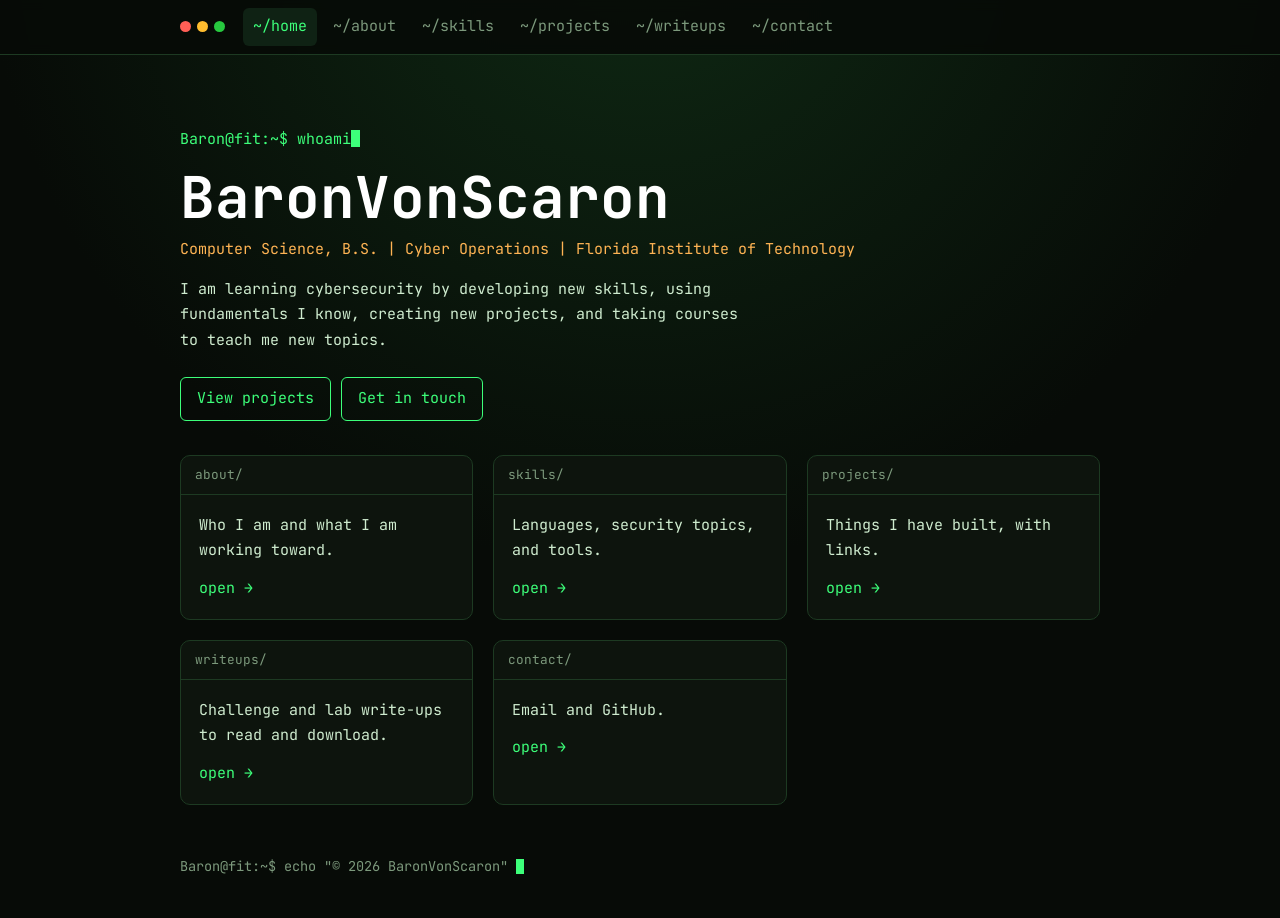
<file: index.html>
<!DOCTYPE html>
<html lang="en">
<head>
<meta charset="utf-8">
<meta name="viewport" content="width=device-width, initial-scale=1">
<title>BaronVonScaron | Computer Science and Cyber Operations</title>

<meta name="description" content="Portfolio of BaronVonScaron, Computer Science (Cyber Operations) student at Florida Tech.">
<link rel="icon" href="data:image/svg+xml,<svg xmlns=%22http://www.w3.org/2000/svg%22 viewBox=%220 0 100 100%22><text y=%22.9em%22 font-size=%2290%22>%3E_</text></svg>">
<link rel="preconnect" href="https://fonts.googleapis.com">
<link rel="preconnect" href="https://fonts.gstatic.com" crossorigin>
<link href="https://fonts.googleapis.com/css2?family=JetBrains+Mono:wght@400;700&amp;display=swap" rel="stylesheet">
<link rel="stylesheet" href="css/style.css">
<script defer src="js/main.js"></script>

</head>
<body id="top">
<a class="skip" href="#main">Skip to content</a>
<nav aria-label="Main"><div class="wrap"><span class="dots" aria-hidden="true"><i></i><i></i><i></i></span><a href="index.html" aria-current="page">~/home</a><a href="about.html">~/about</a><a href="skills.html">~/skills</a><a href="projects.html">~/projects</a><a href="writeups.html">~/writeups</a><a href="contact.html">~/contact</a></div></nav>
<main id="main" class="wrap page" tabindex="-1">
<header class="hero">
<div class="pr">Baron@fit:~$ <span id="cmd">whoami</span><span class="cur"></span></div>
<h1>BaronVonScaron</h1>

<p class="role">Computer Science, B.S. | Cyber Operations | Florida Institute of Technology</p>
<p class="lead">I am learning cybersecurity by developing new skills, using fundamentals I know, creating new projects, and taking courses to teach me new topics.</p>
<a class="btn" href="projects.html">View projects</a><a class="btn" href="contact.html">Get in touch</a>

</header>
<div class="grid"><a class="win card" href="about.html"><div class="bar">about/</div><div class="body"><p>Who I am and what I am working toward.</p><span class="go">open &rarr;</span></div></a><a class="win card" href="skills.html"><div class="bar">skills/</div><div class="body"><p>Languages, security topics, and tools.</p><span class="go">open &rarr;</span></div></a><a class="win card" href="projects.html"><div class="bar">projects/</div><div class="body"><p>Things I have built, with links.</p><span class="go">open &rarr;</span></div></a><a class="win card" href="writeups.html"><div class="bar">writeups/</div><div class="body"><p>Challenge and lab write-ups to read and download.</p><span class="go">open &rarr;</span></div></a><a class="win card" href="contact.html"><div class="bar">contact/</div><div class="body"><p>Email and GitHub.</p><span class="go">open &rarr;</span></div></a></div>
</main>
<footer class="wrap">Baron@fit:~$ echo "&copy; <span id="yr">2026</span> BaronVonScaron" <span class="cur"></span></footer>
<a class="top" href="#top" aria-label="Back to top">&uarr;</a>

</body>
</html>
</file>
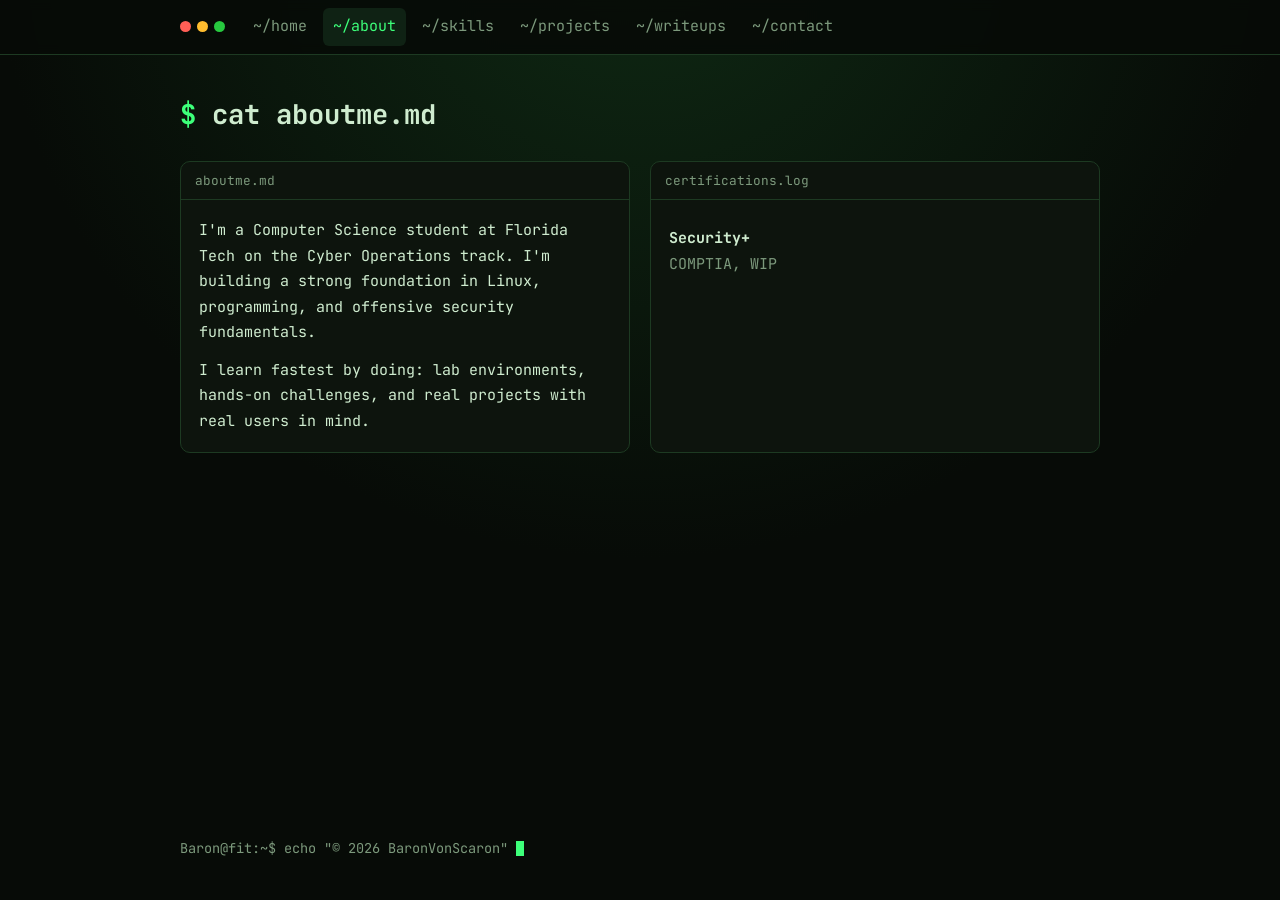
<file: about.html>
<!DOCTYPE html>
<html lang="en">
<head>
<meta charset="utf-8">
<meta name="viewport" content="width=device-width, initial-scale=1">
<title>About | BaronVonScaron</title>

<meta name="description" content="Portfolio of BaronVonScaron, Computer Science (Cyber Operations) student at Florida Tech.">
<link rel="icon" href="data:image/svg+xml,<svg xmlns=%22http://www.w3.org/2000/svg%22 viewBox=%220 0 100 100%22><text y=%22.9em%22 font-size=%2290%22>%3E_</text></svg>">
<link rel="preconnect" href="https://fonts.googleapis.com">
<link rel="preconnect" href="https://fonts.gstatic.com" crossorigin>
<link href="https://fonts.googleapis.com/css2?family=JetBrains+Mono:wght@400;700&amp;display=swap" rel="stylesheet">
<link rel="stylesheet" href="css/style.css">
<script defer src="js/main.js"></script>

</head>
<body id="top">
<a class="skip" href="#main">Skip to content</a>

<nav aria-label="Main"><div class="wrap"><span class="dots" aria-hidden="true"><i></i><i></i><i></i></span><a href="index.html">~/home</a><a href="about.html" aria-current="page">~/about</a><a href="skills.html">~/skills</a><a href="projects.html">~/projects</a><a href="writeups.html">~/writeups</a><a href="contact.html">~/contact</a></div></nav>
<main id="main" class="wrap page" tabindex="-1">
<h1 class="ph"><span class="pr">$</span> cat aboutme.md</h1><div class="grid"><div class="win"><div class="bar">aboutme.md</div><div class="body"><p>I'm a Computer Science student at Florida Tech on the Cyber Operations track. I'm building a strong foundation in Linux, programming, and offensive security fundamentals.</p>
<p>I learn fastest by doing: lab environments, hands-on challenges, and real projects with real users in mind.</p></div></div><div class="win"><div class="bar">certifications.log</div><div class="body"><ul class="plain"><li><b>Security+</b><br><span class="dim">COMPTIA, WIP</span></li></ul></div></div></div>
</main>
<footer class="wrap">Baron@fit:~$ echo "&copy; <span id="yr">2026</span> BaronVonScaron" <span class="cur"></span></footer>
<a class="top" href="#top" aria-label="Back to top">&uarr;</a>

</body>
</html>
</file>
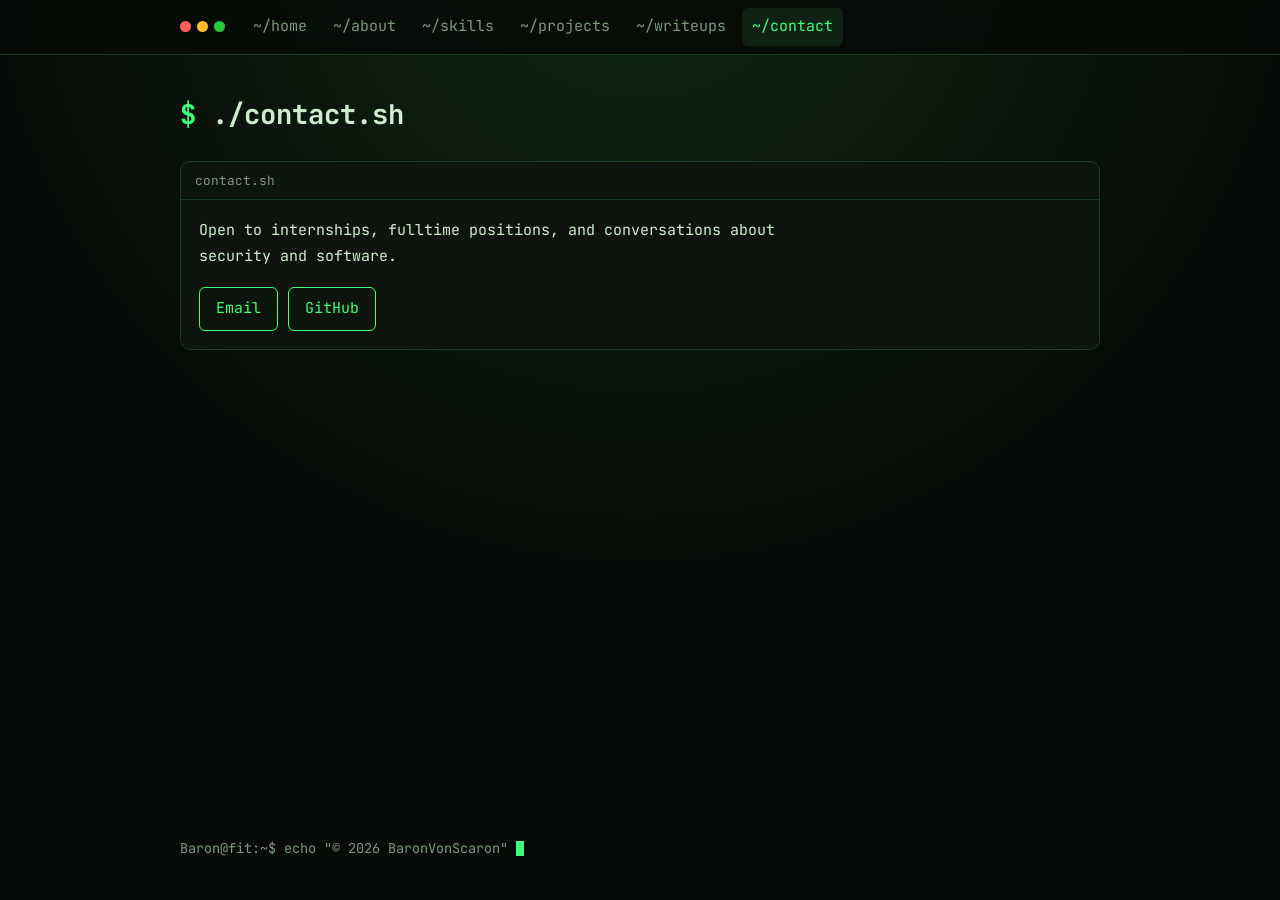
<file: contact.html>
<!DOCTYPE html>
<html lang="en">
<head>
<meta charset="utf-8">
<meta name="viewport" content="width=device-width, initial-scale=1">
<title>Contact | BaronVonScaron</title>

<meta name="description" content="Portfolio of BaronVonScaron, Computer Science (Cyber Operations) student at Florida Tech.">
<link rel="icon" href="data:image/svg+xml,<svg xmlns=%22http://www.w3.org/2000/svg%22 viewBox=%220 0 100 100%22><text y=%22.9em%22 font-size=%2290%22>%3E_</text></svg>">
<link rel="preconnect" href="https://fonts.googleapis.com">
<link rel="preconnect" href="https://fonts.gstatic.com" crossorigin>
<link href="https://fonts.googleapis.com/css2?family=JetBrains+Mono:wght@400;700&amp;display=swap" rel="stylesheet">
<link rel="stylesheet" href="css/style.css">
<script defer src="js/main.js"></script>

</head>
<body id="top">
<a class="skip" href="#main">Skip to content</a>
<nav aria-label="Main"><div class="wrap"><span class="dots" aria-hidden="true"><i></i><i></i><i></i></span><a href="index.html">~/home</a><a href="about.html">~/about</a><a href="skills.html">~/skills</a><a href="projects.html">~/projects</a><a href="writeups.html">~/writeups</a><a href="contact.html" aria-current="page">~/contact</a></div></nav>
<main id="main" class="wrap page" tabindex="-1">
<h1 class="ph"><span class="pr">$</span> ./contact.sh</h1><div class="win"><div class="bar">contact.sh</div><div class="body"><p>Open to internships, fulltime positions, and conversations about security and software.</p><a class="btn" href="mailto:amofwork@gmail.com">Email</a><a class="btn" href="https://github.com/BaronVonScaron" target="_blank" rel="noopener">GitHub</a></div></div>
</main>
<footer class="wrap">Baron@fit:~$ echo "&copy; <span id="yr">2026</span> BaronVonScaron" <span class="cur"></span></footer>
<a class="top" href="#top" aria-label="Back to top">&uarr;</a>

</body>
</html>
</file>
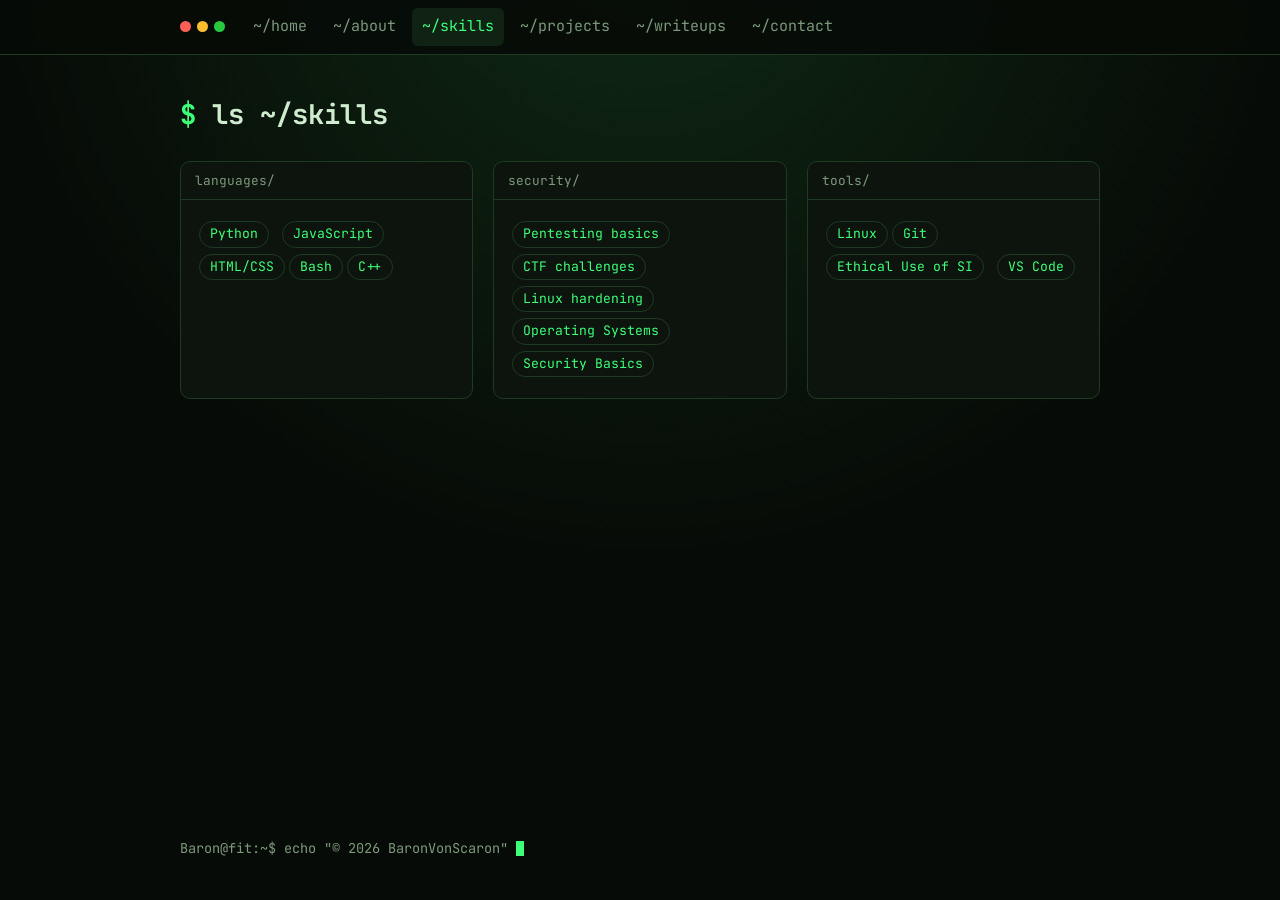
<file: skills.html>
<!DOCTYPE html>
<html lang="en">
<head>
<meta charset="utf-8">
<meta name="viewport" content="width=device-width, initial-scale=1">
<title>Skills | BaronVonScaron</title>

<meta name="description" content="Portfolio of BaronVonScaron, Computer Science (Cyber Operations) student at Florida Tech.">
<link rel="icon" href="data:image/svg+xml,<svg xmlns=%22http://www.w3.org/2000/svg%22 viewBox=%220 0 100 100%22><text y=%22.9em%22 font-size=%2290%22>%3E_</text></svg>">
<link rel="preconnect" href="https://fonts.googleapis.com">
<link rel="preconnect" href="https://fonts.gstatic.com" crossorigin>
<link href="https://fonts.googleapis.com/css2?family=JetBrains+Mono:wght@400;700&amp;display=swap" rel="stylesheet">
<link rel="stylesheet" href="css/style.css">
<script defer src="js/main.js"></script>

</head>
<body id="top">
<a class="skip" href="#main">Skip to content</a>
<nav aria-label="Main"><div class="wrap"><span class="dots" aria-hidden="true"><i></i><i></i><i></i></span><a href="index.html">~/home</a><a href="about.html">~/about</a>
    <a href="skills.html" aria-current="page">~/skills</a><a href="projects.html">~/projects</a><a href="writeups.html">~/writeups</a>
    <a href="contact.html">~/contact</a></div></nav>

<main id="main" class="wrap page" tabindex="-1">
<h1 class="ph"><span class="pr">$</span> ls ~/skills</h1><div class="grid"><div class="win"><div class="bar">languages/</div><div class="body"><span class="tag">Python</span>
    <span class="tag">JavaScript</span><span class="tag">HTML/CSS</span><span class="tag">Bash</span><span class="tag">C++</span></div>
</div><div class="win"><div class="bar">security/</div><div class="body"><span class="tag">Pentesting basics</span><span class="tag">CTF challenges</span>
    <span class="tag">Linux hardening</span><span class="tag">Operating Systems</span><span class="tag">Security Basics</span></div></div>
    <div class="win"><div class="bar">tools/</div><div class="body"><span class="tag">Linux</span><span class="tag">Git</span><span class="tag">Ethical Use of SI</span>
        <span class="tag">VS Code</span></div></div></div>
        
</main>
<footer class="wrap">Baron@fit:~$ echo "&copy; <span id="yr">2026</span> BaronVonScaron" <span class="cur"></span></footer>
<a class="top" href="#top" aria-label="Back to top">&uarr;</a>

</body>
</html>
</file>
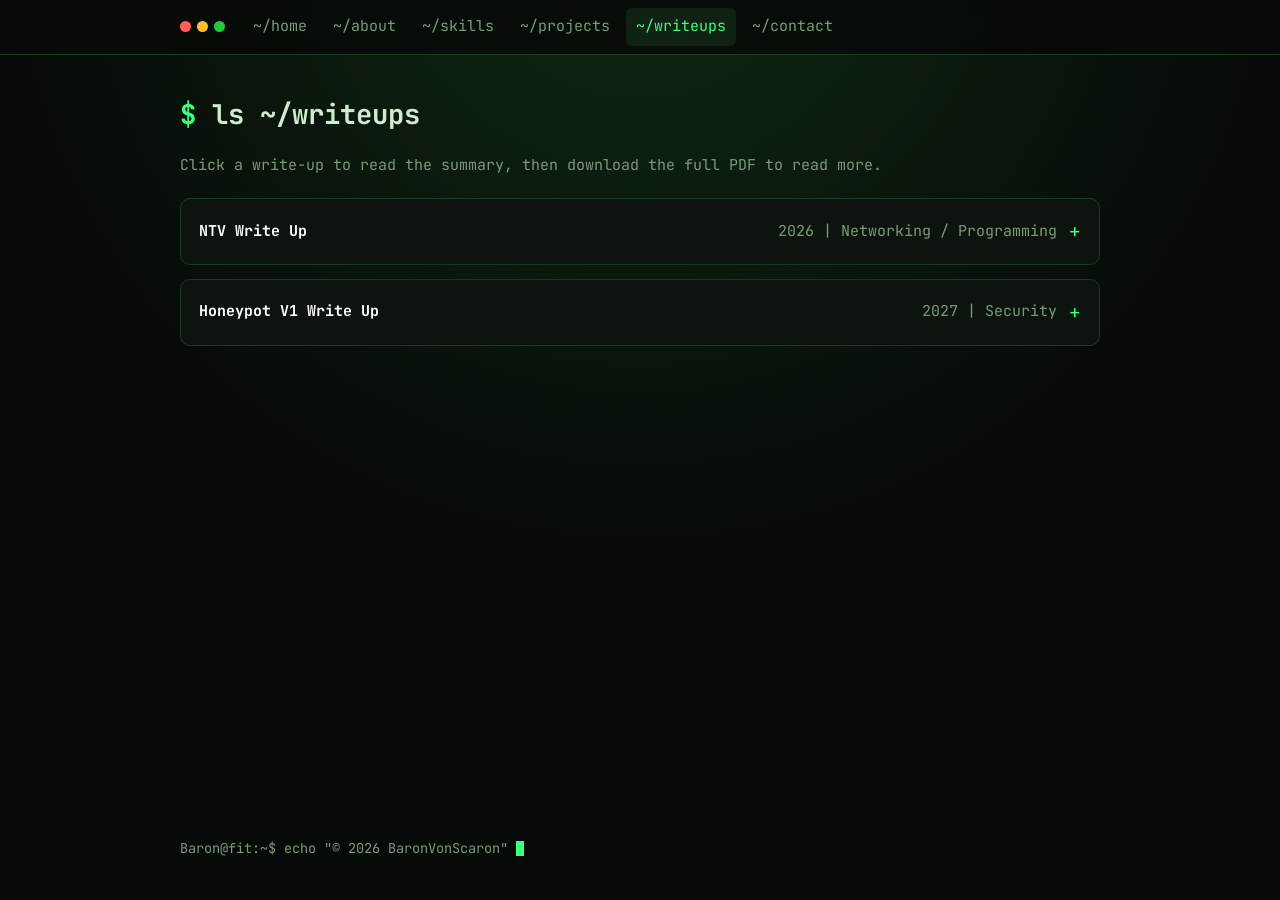
<file: writeups.html>
<!DOCTYPE html>
<html lang="en">
<head>
<meta charset="utf-8">
<meta name="viewport" content="width=device-width, initial-scale=1">
<title>Write-ups | BaronVonScaron</title>

<meta name="description" content="Portfolio of BaronVonScaron, Computer Science (Cyber Operations) student at Florida Tech.">
<link rel="icon" href="data:image/svg+xml,<svg xmlns=%22http://www.w3.org/2000/svg%22 viewBox=%220 0 100 100%22><text y=%22.9em%22 font-size=%2290%22>%3E_</text></svg>">
<link rel="preconnect" href="https://fonts.googleapis.com">
<link rel="preconnect" href="https://fonts.gstatic.com" crossorigin>
<link href="https://fonts.googleapis.com/css2?family=JetBrains+Mono:wght@400;700&amp;display=swap" rel="stylesheet">
<link rel="stylesheet" href="css/style.css">
<script defer src="js/main.js"></script>

</head>
<body id="top">
<a class="skip" href="#main">Skip to content</a>
<nav aria-label="Main"><div class="wrap"><span class="dots" aria-hidden="true"><i></i><i></i><i></i></span><a href="index.html">~/home</a><a href="about.html">~/about</a><a href="skills.html">~/skills</a>
    <a href="projects.html">~/projects</a><a href="writeups.html" aria-current="page">~/writeups</a><a href="contact.html">~/contact</a></div></nav>
    
<main id="main" class="wrap page" tabindex="-1">
<h1 class="ph"><span class="pr">$</span> ls ~/writeups</h1><p class="dim intro">Click a write-up to read the summary, then download the full PDF to read more.</p><div class="win wu"><button class="wu-head" type="button" aria-expanded="false" aria-controls="wu1"><span class="wu-title">NTV Write Up</span><span class="dim">2026 | Networking / Programming</span><span class="chev" aria-hidden="true">+</span></button>
<div class="wu-panel" id="wu1"><div><div class="wu-in"><p>Short Intro: Capture live packets with Scapy, then render the traffic in real time as a 3D scene instead of a dashboard: packets as light trails, TCP handshakes as pulses, port scans as bursts.</p><p><span class="tag">JavaScript</span><span class="tag">Python</span><span class="tag">Networking</span></p><a class="btn" href="writeups/sorry.pdf" download>Download PDF</a></div></div></div></div><div class="win wu"><button class="wu-head" type="button" aria-expanded="false" aria-controls="wu2"><span class="wu-title">Honeypot V1 Write Up</span><span class="dim">2027 | Security</span><span class="chev" aria-hidden="true">+</span></button>
<div class="wu-panel" id="wu2"><div><div class="wu-in"><p>Short Intro: Deploy a SSH honeypot on an Oracle Cloud Always Free instance to capture real internet attacker behavior, then render the attacks live on a map/globe.</p><p><span class="tag">Bash</span><span class="tag">Linux</span><span class="tag">Python</span><span class="tag">JavaScript</span><span class="tag">Network</span></p><a class="btn" href="writeups/sorry.pdf" download>Download PDF</a></div></div></div></div>
</main>
<footer class="wrap">Baron@fit:~$ echo "&copy; <span id="yr">2026</span> BaronVonScaron" <span class="cur"></span></footer>
<a class="top" href="#top" aria-label="Back to top">&uarr;</a>
</body>
</html>
</file>
<file: css/style.css>
:root{--bg:#070b07;--panel:#0d140d;--line:#1d3a22;--fg:#cfeccf;--dim:#7c997c;--g:#3dff7a;--amber:#ffb454;--cyan:#5ad1ff}
*{box-sizing:border-box}
html{color-scheme:dark}
body{margin:0;min-height:100vh;display:flex;flex-direction:column;background:var(--bg) radial-gradient(circle at 50% -10%,#0f2a14,transparent 55%) no-repeat;color:var(--fg);font:15px/1.7 'JetBrains Mono',ui-monospace,Menlo,Consolas,monospace}
a{color:var(--cyan);text-decoration:none}a:hover{text-decoration:underline}
:focus-visible{outline:2px solid var(--amber);outline-offset:3px}
main{flex:1;padding-top:36px;padding-bottom:20px}main:focus{outline:none}
.wrap{width:100%;max-width:960px;margin:0 auto;padding-left:20px;padding-right:20px}
.dim{color:var(--dim)}.pr{color:var(--g)}
.skip{position:absolute;left:-999px;top:8px;z-index:40;background:var(--g);color:#000;padding:6px 12px;border-radius:6px}.skip:focus{left:8px}
nav{position:sticky;top:0;z-index:20;background:rgba(7,11,7,.92);backdrop-filter:blur(6px);border-bottom:1px solid var(--line)}
nav .wrap{display:flex;flex-wrap:wrap;gap:4px 6px;align-items:center;padding-top:8px;padding-bottom:8px}
.dots{display:flex;gap:6px;margin-right:12px}.dots i{width:11px;height:11px;border-radius:50%;background:#ff5f56}.dots i:nth-child(2){background:#ffbd2e}.dots i:nth-child(3){background:#27c93f}
nav a{color:var(--dim);padding:6px 10px;border-radius:6px;white-space:nowrap}
nav a:hover,nav a[aria-current]{color:var(--g);background:#0f2214;text-decoration:none}
@media(max-width:520px){.dots{display:none}}
.page>*{animation:rise .5s ease both}
@keyframes rise{from{opacity:0;transform:translateY(10px)}}
.hero{padding:36px 0 34px}
.hero h1{font-size:clamp(2.1rem,7vw,3.6rem);line-height:1.1;margin:14px 0 8px;color:#fff}
.role{color:var(--amber);margin:0 0 14px}
.lead{max-width:62ch;margin:0 0 18px}
h1.ph{font-size:clamp(1.25rem,4vw,1.7rem);margin:0 0 24px}
.intro{margin:-8px 0 20px}
.cur{display:inline-block;width:.6em;height:1.1em;background:var(--g);vertical-align:-.2em;animation:b 1s steps(1) infinite}
@keyframes b{50%{opacity:0}}
.btn{display:inline-block;border:1px solid var(--g);color:var(--g);padding:8px 16px;border-radius:6px;margin:6px 10px 0 0}
.btn:hover{background:var(--g);color:#000;text-decoration:none}
.win{border:1px solid var(--line);border-radius:10px;background:var(--panel);overflow:hidden}
.bar{padding:8px 14px;border-bottom:1px solid var(--line);color:var(--dim);font-size:.8rem}
.body{padding:18px}.body p{margin:0 0 12px;max-width:68ch}.body p:last-child{margin:0}
.grid{display:grid;grid-template-columns:repeat(auto-fit,minmax(270px,1fr));gap:20px}
.card{display:block;color:var(--fg);transition:border-color .2s,transform .2s}
.card:hover{border-color:var(--g);transform:translateY(-2px);text-decoration:none}
.go{color:var(--g)}
ul.plain{list-style:none;margin:0;padding:0}
ul.plain li{padding:8px 0;border-bottom:1px dashed var(--line)}ul.plain li:last-child{border:0}
.tag{display:inline-block;border:1px solid var(--line);color:var(--g);padding:1px 10px;border-radius:99px;font-size:.82rem;margin:3px 4px 3px 0}
.proj{margin-bottom:22px}
.proj .inner{display:grid;grid-template-columns:5fr 4fr}
.shot{position:relative;min-height:230px;display:grid;place-items:center;padding:12px;text-align:center;background:#08110a;color:var(--dim);font-size:.85rem;border-right:1px solid var(--line)}
.shot::before{content:'[ ' attr(data-label) ' ]'}
.shot img{position:absolute;inset:0;width:100%;height:100%;object-fit:cover;background:#08110a}
.proj h2{margin:0 0 8px;font-size:1.1rem;color:#fff}
@media(max-width:720px){.proj .inner{grid-template-columns:1fr}.shot{border-right:0;border-bottom:1px solid var(--line)}}
.wu{margin-bottom:14px}
.wu-head{all:unset;box-sizing:border-box;display:flex;gap:12px;align-items:center;width:100%;padding:16px 18px;cursor:pointer}
.wu-head:hover .wu-title{color:var(--g)}
.wu-head:focus-visible{outline:2px solid var(--amber);outline-offset:-2px}
.wu-title{flex:1;color:#fff;font-weight:700}
.chev{color:var(--g);font-size:1.2rem;transition:transform .25s}
.wu.open .chev{transform:rotate(45deg)}
.wu-panel{display:grid;grid-template-rows:0fr;transition:grid-template-rows .3s ease}
.wu.open .wu-panel{grid-template-rows:1fr}
.wu-panel>div{min-height:0;overflow:hidden;visibility:hidden;transition:visibility .3s}
.wu.open .wu-panel>div{visibility:visible}
.wu-in{padding:6px 18px 18px;border-top:1px dashed var(--line)}.wu-in p{max-width:68ch}
footer{padding-top:30px;padding-bottom:40px;color:var(--dim);font-size:.85rem}
.top{position:fixed;right:16px;bottom:16px;z-index:30;width:42px;height:42px;display:grid;place-items:center;background:var(--panel);border:1px solid var(--g);border-radius:8px;color:var(--g);opacity:0;visibility:hidden;transition:opacity .25s,visibility .25s}
.top.show{opacity:1;visibility:visible}.top:hover{background:var(--g);color:#000;text-decoration:none}
@media(prefers-reduced-motion:reduce){.page>*,.cur{animation:none}.card,.chev,.wu-panel,.top{transition:none}}
</file>
